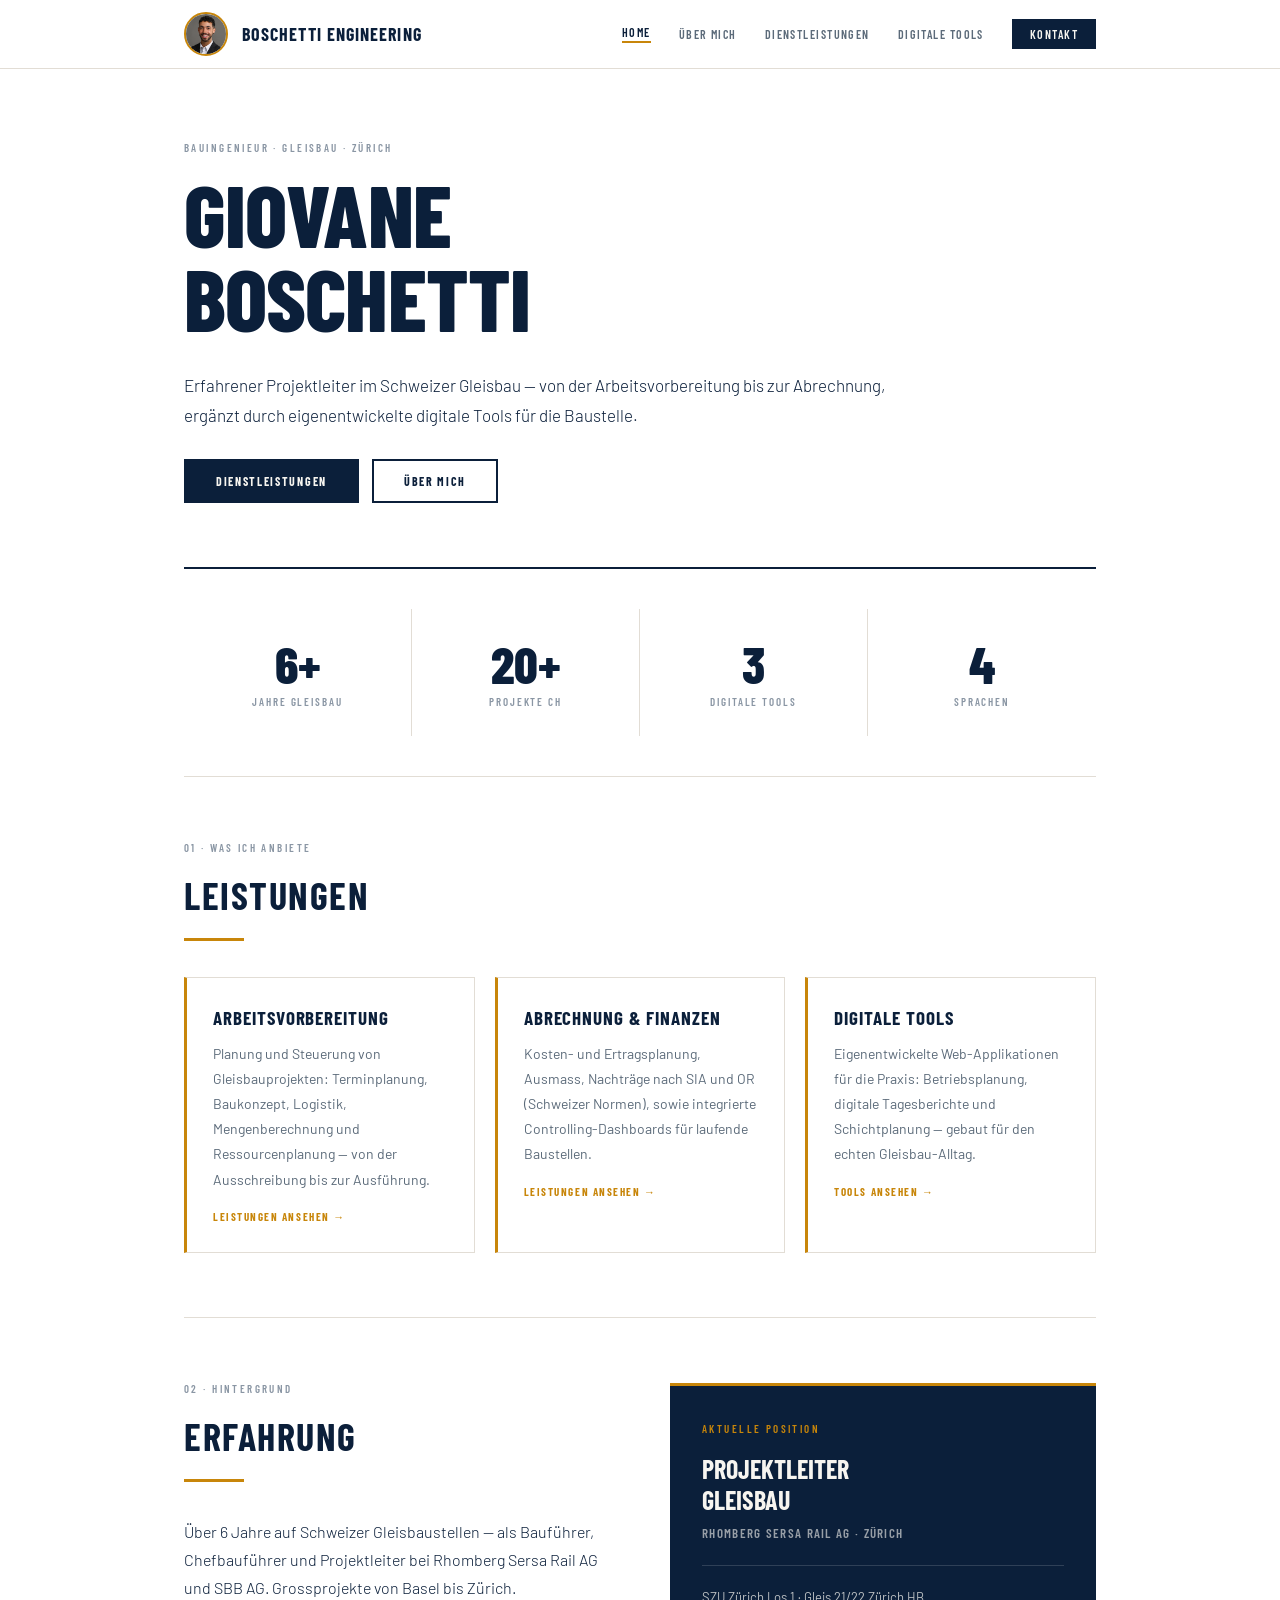
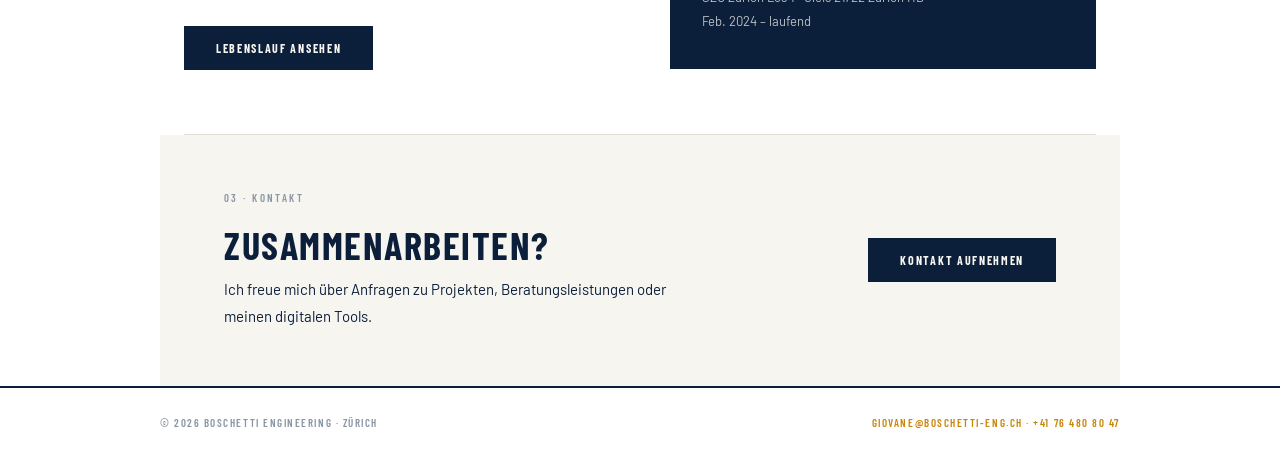
<file: index.html>
<!DOCTYPE html>
<html lang="de">
<head>
  <meta charset="UTF-8">
  <meta name="viewport" content="width=device-width, initial-scale=1.0">
  <title>Boschetti Engineering · Bauingenieur Gleisbau Zürich</title>
  <meta name="description" content="Erfahrener Projektleiter im Schweizer Gleisbau — Arbeitsvorbereitung, Abrechnung und digitale Tools für die Baustelle.">
  <link rel="preconnect" href="https://fonts.googleapis.com">
  <link rel="preconnect" href="https://fonts.gstatic.com" crossorigin>
  <link rel="stylesheet" href="/assets/css/style.css">
</head>
<body>

<header class="site-header">
  <div class="site-header-inner">
    <a href="/" class="site-branding">
      <img src="/assets/img/profil.jpg" alt="Giovane Boschetti">
      <span class="site-title">Boschetti Engineering</span>
    </a>
    <nav class="site-nav">
      <a href="/" class="active">Home</a>
      <a href="/ueber-mich/">Über mich</a>
      <a href="/dienstleistungen/">Dienstleistungen</a>
      <a href="/digitale-tools/">Digitale Tools</a>
      <a href="/kontakt/" class="nav-cta">Kontakt</a>
    </nav>
  </div>
</header>

<main>
<div class="be-wrap">

  <div class="be-hero">
    <span class="be-label">Bauingenieur · Gleisbau · Zürich</span>
    <h1 class="be-h1">Giovane<br>Boschetti</h1>
    <p class="be-lead">Erfahrener Projektleiter im Schweizer Gleisbau — von der Arbeitsvorbereitung bis zur Abrechnung, ergänzt durch eigenentwickelte digitale Tools für die Baustelle.</p>
    <a href="/dienstleistungen/" class="be-cta">Dienstleistungen</a>
    <a href="/ueber-mich/" class="be-cta be-cta-ghost">Über mich</a>
  </div>

  <div class="be-section" style="padding:40px 0">
    <div class="be-stats">
      <div class="be-stat">
        <p class="be-stat-num">6+</p>
        <p class="be-stat-label">Jahre Gleisbau</p>
      </div>
      <div class="be-stat">
        <p class="be-stat-num">20+</p>
        <p class="be-stat-label">Projekte CH</p>
      </div>
      <div class="be-stat">
        <p class="be-stat-num">3</p>
        <p class="be-stat-label">Digitale Tools</p>
      </div>
      <div class="be-stat">
        <p class="be-stat-num">4</p>
        <p class="be-stat-label">Sprachen</p>
      </div>
    </div>
  </div>

  <div class="be-section">
    <span class="be-label">01 · Was ich anbiete</span>
    <h2 class="be-h2">Leistungen</h2>
    <div class="be-divider"></div>
    <div class="be-grid-3">
      <div class="be-card">
        <h3 class="be-h3">Arbeitsvorbereitung</h3>
        <p class="be-body">Planung und Steuerung von Gleisbauprojekten: Terminplanung, Baukonzept, Logistik, Mengenberechnung und Ressourcenplanung — von der Ausschreibung bis zur Ausführung.</p>
        <a href="/dienstleistungen/" class="be-card-link">Leistungen ansehen →</a>
      </div>
      <div class="be-card">
        <h3 class="be-h3">Abrechnung &amp; Finanzen</h3>
        <p class="be-body">Kosten- und Ertragsplanung, Ausmass, Nachträge nach SIA und OR (Schweizer Normen), sowie integrierte Controlling-Dashboards für laufende Baustellen.</p>
        <a href="/dienstleistungen/" class="be-card-link">Leistungen ansehen →</a>
      </div>
      <div class="be-card">
        <h3 class="be-h3">Digitale Tools</h3>
        <p class="be-body">Eigenentwickelte Web-Applikationen für die Praxis: Betriebsplanung, digitale Tagesberichte und Schichtplanung — gebaut für den echten Gleisbau-Alltag.</p>
        <a href="/digitale-tools/" class="be-card-link">Tools ansehen →</a>
      </div>
    </div>
  </div>

  <div class="be-section be-two-col" style="align-items:center;gap:60px">
    <div>
      <span class="be-label">02 · Hintergrund</span>
      <h2 class="be-h2">Erfahrung</h2>
      <div class="be-divider"></div>
      <p class="be-lead" style="font-size:16px">Über 6 Jahre auf Schweizer Gleisbaustellen — als Bauführer, Chefbauführer und Projektleiter bei Rhomberg Sersa Rail AG und SBB AG. Grossprojekte von Basel bis Zürich.</p>
      <a href="/ueber-mich/" class="be-cta" style="margin-top:24px">Lebenslauf ansehen</a>
    </div>
    <div class="be-card-dark">
      <span class="be-label" style="color:#C8860A">Aktuelle Position</span>
      <p style="font-family:'Barlow Condensed',sans-serif;font-size:26px;font-weight:700;text-transform:uppercase;color:#F7F5F0;line-height:1.2;margin:0 0 10px">Projektleiter<br>Gleisbau</p>
      <p style="font-family:'Barlow Condensed',sans-serif;font-size:13px;font-weight:600;letter-spacing:.1em;text-transform:uppercase;color:rgba(247,245,240,.6);margin:0 0 24px">Rhomberg Sersa Rail AG · Zürich</p>
      <div style="border-top:1px solid rgba(255,255,255,.15);padding-top:20px">
        <p style="font-size:13px;line-height:1.8;color:rgba(247,245,240,.75)">SZU Zürich Los 1 · Gleis 21/22 Zürich HB<br>Feb. 2024 – laufend</p>
      </div>
    </div>
  </div>

  <div class="be-section" style="background:#F7F5F0;margin:0 -24px;padding:56px 64px;border-bottom:0;display:flex;align-items:center;justify-content:space-between;flex-wrap:wrap;gap:24px">
    <div>
      <span class="be-label">03 · Kontakt</span>
      <h2 class="be-h2">Zusammenarbeiten?</h2>
      <p class="be-body" style="margin-top:8px;font-size:15px;color:#0B1F3A;max-width:480px">Ich freue mich über Anfragen zu Projekten, Beratungsleistungen oder meinen digitalen Tools.</p>
    </div>
    <a href="/kontakt/" class="be-cta" style="margin-top:0">Kontakt aufnehmen</a>
  </div>

</div>
</main>

<footer class="site-footer">
  <div class="site-footer-inner">
    <p>© 2026 Boschetti Engineering · Zürich</p>
    <p><a href="mailto:giovane@boschetti-eng.ch">giovane@boschetti-eng.ch</a> · <a href="tel:+41764808047">+41 76 480 80 47</a></p>
  </div>
</footer>

</body>
</html>
</file>
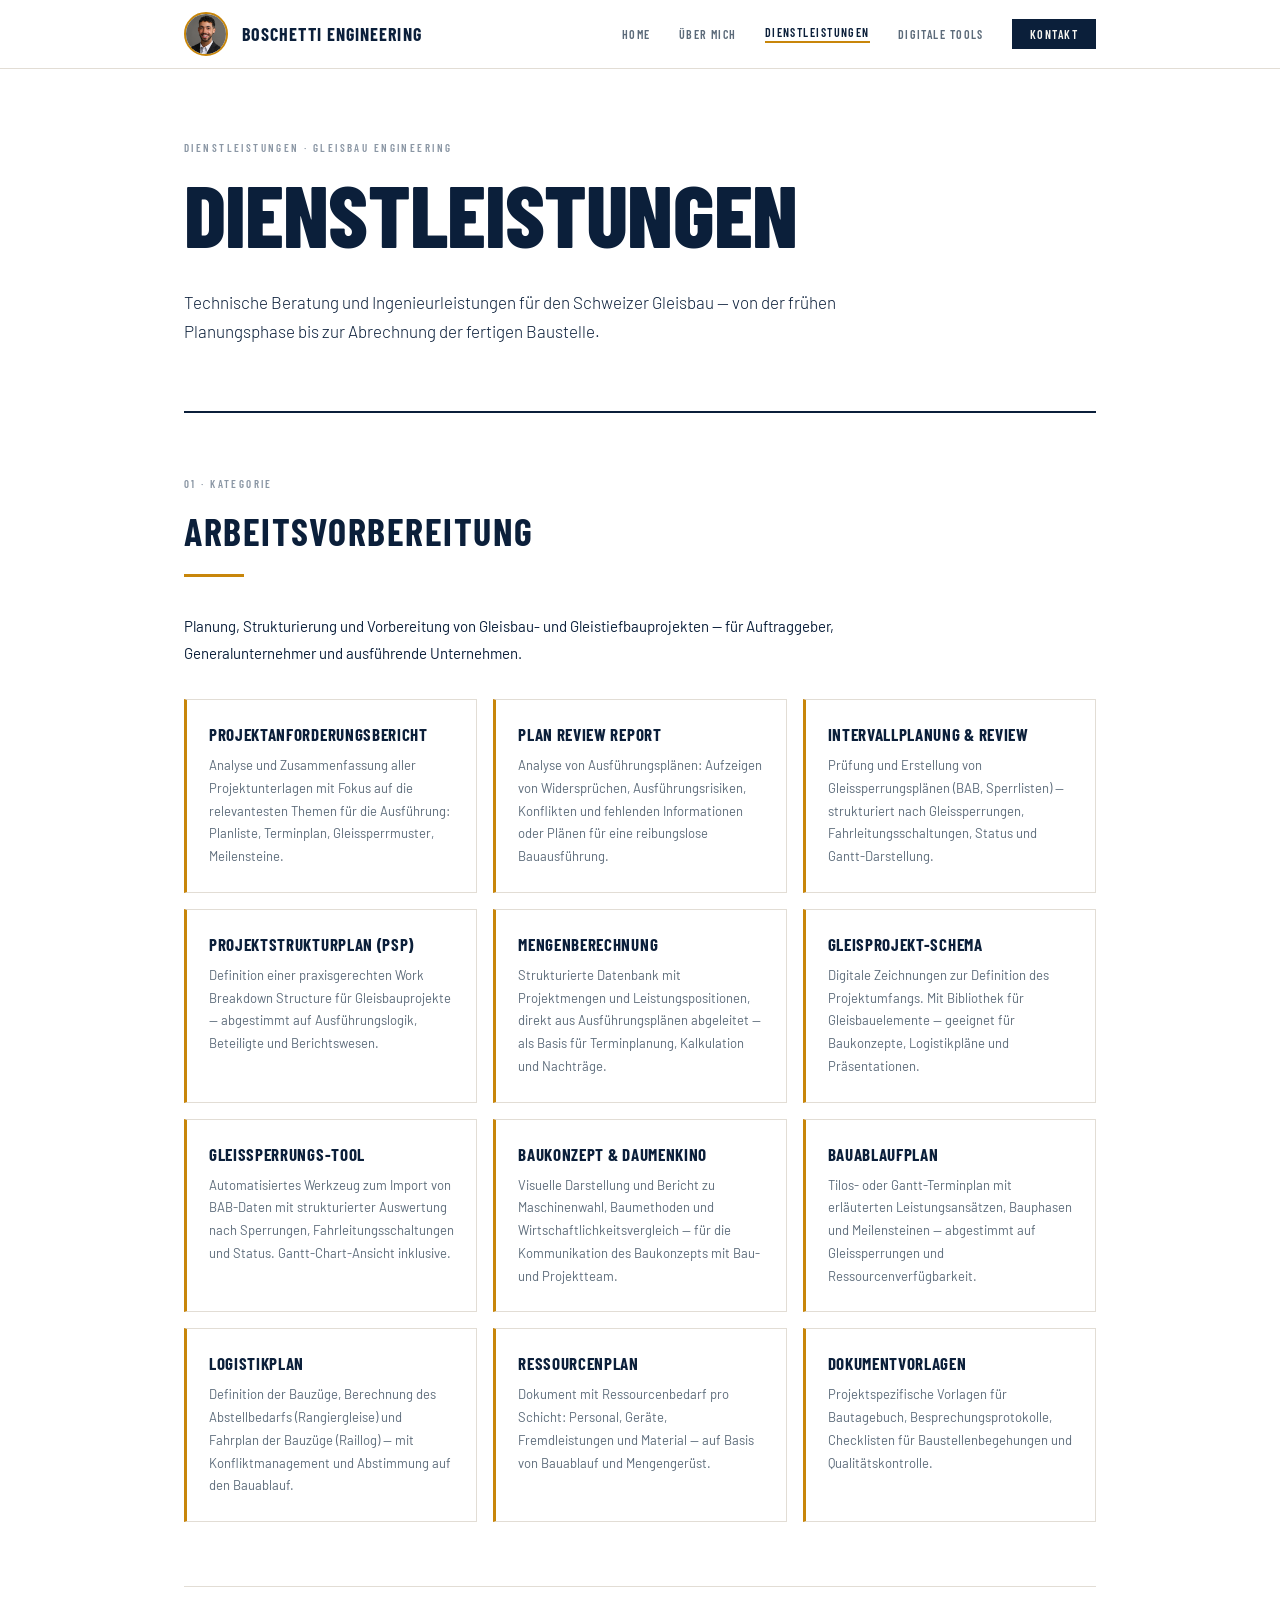
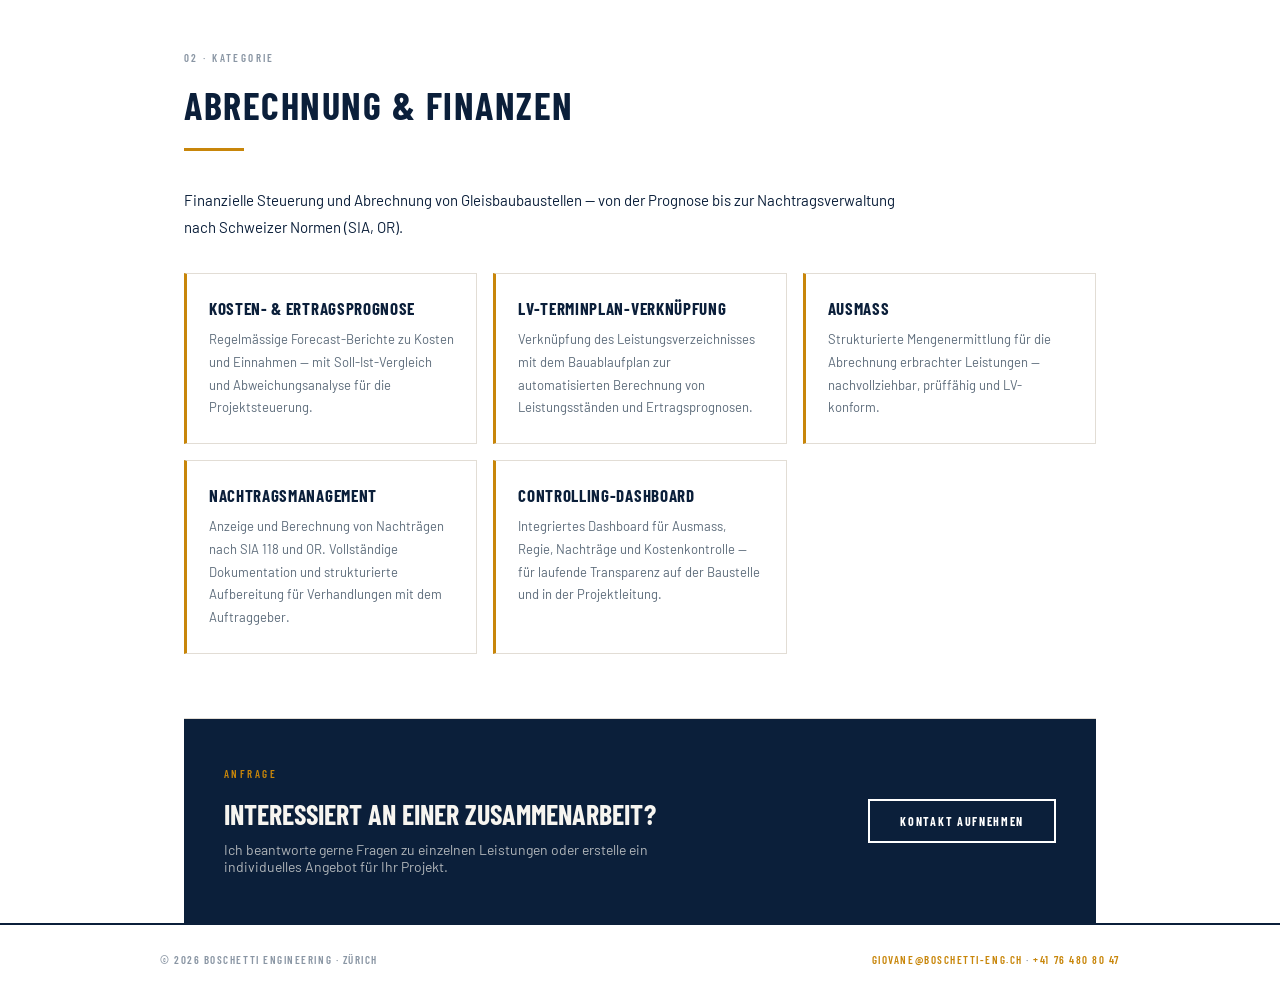
<file: dienstleistungen/index.html>
<!DOCTYPE html>
<html lang="de">
<head>
  <meta charset="UTF-8">
  <meta name="viewport" content="width=device-width, initial-scale=1.0">
  <title>Dienstleistungen · Boschetti Engineering</title>
  <meta name="description" content="Technische Beratung und Ingenieurleistungen für den Schweizer Gleisbau — Arbeitsvorbereitung, Abrechnung, Logistik und mehr.">
  <link rel="preconnect" href="https://fonts.googleapis.com">
  <link rel="preconnect" href="https://fonts.gstatic.com" crossorigin>
  <link rel="stylesheet" href="/assets/css/style.css">
</head>
<body>

<header class="site-header">
  <div class="site-header-inner">
    <a href="/" class="site-branding">
      <img src="/assets/img/profil.jpg" alt="Giovane Boschetti">
      <span class="site-title">Boschetti Engineering</span>
    </a>
    <nav class="site-nav">
      <a href="/">Home</a>
      <a href="/ueber-mich/">Über mich</a>
      <a href="/dienstleistungen/" class="active">Dienstleistungen</a>
      <a href="/digitale-tools/">Digitale Tools</a>
      <a href="/kontakt/" class="nav-cta">Kontakt</a>
    </nav>
  </div>
</header>

<main>
<div class="be-wrap">

  <div class="be-hero">
    <span class="be-label">Dienstleistungen · Gleisbau Engineering</span>
    <h1 class="be-h1">Dienstleistungen</h1>
    <p class="be-lead">Technische Beratung und Ingenieurleistungen für den Schweizer Gleisbau — von der frühen Planungsphase bis zur Abrechnung der fertigen Baustelle.</p>
  </div>

  <div class="be-section">
    <span class="be-label">01 · Kategorie</span>
    <h2 class="be-h2">Arbeitsvorbereitung</h2>
    <div class="be-divider"></div>
    <p class="be-body" style="margin-bottom:32px;font-size:15px;color:#0B1F3A;max-width:720px">Planung, Strukturierung und Vorbereitung von Gleisbau- und Gleistiefbauprojekten — für Auftraggeber, Generalunternehmer und ausführende Unternehmen.</p>

    <div class="be-service-grid">
      <div class="be-svc">
        <p class="be-svc-title">Projektanforderungsbericht</p>
        <p class="be-svc-desc">Analyse und Zusammenfassung aller Projektunterlagen mit Fokus auf die relevantesten Themen für die Ausführung: Planliste, Terminplan, Gleissperrmuster, Meilensteine.</p>
      </div>
      <div class="be-svc">
        <p class="be-svc-title">Plan Review Report</p>
        <p class="be-svc-desc">Analyse von Ausführungsplänen: Aufzeigen von Widersprüchen, Ausführungsrisiken, Konflikten und fehlenden Informationen oder Plänen für eine reibungslose Bauausführung.</p>
      </div>
      <div class="be-svc">
        <p class="be-svc-title">Intervallplanung &amp; Review</p>
        <p class="be-svc-desc">Prüfung und Erstellung von Gleissperrungsplänen (BAB, Sperrlisten) — strukturiert nach Gleissperrungen, Fahrleitungsschaltungen, Status und Gantt-Darstellung.</p>
      </div>
      <div class="be-svc">
        <p class="be-svc-title">Projektstrukturplan (PSP)</p>
        <p class="be-svc-desc">Definition einer praxisgerechten Work Breakdown Structure für Gleisbauprojekte — abgestimmt auf Ausführungslogik, Beteiligte und Berichtswesen.</p>
      </div>
      <div class="be-svc">
        <p class="be-svc-title">Mengenberechnung</p>
        <p class="be-svc-desc">Strukturierte Datenbank mit Projektmengen und Leistungspositionen, direkt aus Ausführungsplänen abgeleitet — als Basis für Terminplanung, Kalkulation und Nachträge.</p>
      </div>
      <div class="be-svc">
        <p class="be-svc-title">Gleisprojekt-Schema</p>
        <p class="be-svc-desc">Digitale Zeichnungen zur Definition des Projektumfangs. Mit Bibliothek für Gleisbauelemente — geeignet für Baukonzepte, Logistikpläne und Präsentationen.</p>
      </div>
      <div class="be-svc">
        <p class="be-svc-title">Gleissperrungs-Tool</p>
        <p class="be-svc-desc">Automatisiertes Werkzeug zum Import von BAB-Daten mit strukturierter Auswertung nach Sperrungen, Fahrleitungsschaltungen und Status. Gantt-Chart-Ansicht inklusive.</p>
      </div>
      <div class="be-svc">
        <p class="be-svc-title">Baukonzept &amp; Daumenkino</p>
        <p class="be-svc-desc">Visuelle Darstellung und Bericht zu Maschinenwahl, Baumethoden und Wirtschaftlichkeitsvergleich — für die Kommunikation des Baukonzepts mit Bau- und Projektteam.</p>
      </div>
      <div class="be-svc">
        <p class="be-svc-title">Bauablaufplan</p>
        <p class="be-svc-desc">Tilos- oder Gantt-Terminplan mit erläuterten Leistungsansätzen, Bauphasen und Meilensteinen — abgestimmt auf Gleissperrungen und Ressourcenverfügbarkeit.</p>
      </div>
      <div class="be-svc">
        <p class="be-svc-title">Logistikplan</p>
        <p class="be-svc-desc">Definition der Bauzüge, Berechnung des Abstellbedarfs (Rangiergleise) und Fahrplan der Bauzüge (Raillog) — mit Konfliktmanagement und Abstimmung auf den Bauablauf.</p>
      </div>
      <div class="be-svc">
        <p class="be-svc-title">Ressourcenplan</p>
        <p class="be-svc-desc">Dokument mit Ressourcenbedarf pro Schicht: Personal, Geräte, Fremdleistungen und Material — auf Basis von Bauablauf und Mengengerüst.</p>
      </div>
      <div class="be-svc">
        <p class="be-svc-title">Dokumentvorlagen</p>
        <p class="be-svc-desc">Projektspezifische Vorlagen für Bautagebuch, Besprechungsprotokolle, Checklisten für Baustellenbegehungen und Qualitätskontrolle.</p>
      </div>
    </div>
  </div>

  <div class="be-section">
    <span class="be-label">02 · Kategorie</span>
    <h2 class="be-h2">Abrechnung &amp; Finanzen</h2>
    <div class="be-divider"></div>
    <p class="be-body" style="margin-bottom:32px;font-size:15px;color:#0B1F3A;max-width:720px">Finanzielle Steuerung und Abrechnung von Gleisbaubaustellen — von der Prognose bis zur Nachtragsverwaltung nach Schweizer Normen (SIA, OR).</p>

    <div class="be-service-grid">
      <div class="be-svc">
        <p class="be-svc-title">Kosten- &amp; Ertragsprognose</p>
        <p class="be-svc-desc">Regelmässige Forecast-Berichte zu Kosten und Einnahmen — mit Soll-Ist-Vergleich und Abweichungsanalyse für die Projektsteuerung.</p>
      </div>
      <div class="be-svc">
        <p class="be-svc-title">LV-Terminplan-Verknüpfung</p>
        <p class="be-svc-desc">Verknüpfung des Leistungsverzeichnisses mit dem Bauablaufplan zur automatisierten Berechnung von Leistungsständen und Ertragsprognosen.</p>
      </div>
      <div class="be-svc">
        <p class="be-svc-title">Ausmass</p>
        <p class="be-svc-desc">Strukturierte Mengenermittlung für die Abrechnung erbrachter Leistungen — nachvollziehbar, prüffähig und LV-konform.</p>
      </div>
      <div class="be-svc">
        <p class="be-svc-title">Nachtragsmanagement</p>
        <p class="be-svc-desc">Anzeige und Berechnung von Nachträgen nach SIA 118 und OR. Vollständige Dokumentation und strukturierte Aufbereitung für Verhandlungen mit dem Auftraggeber.</p>
      </div>
      <div class="be-svc">
        <p class="be-svc-title">Controlling-Dashboard</p>
        <p class="be-svc-desc">Integriertes Dashboard für Ausmass, Regie, Nachträge und Kostenkontrolle — für laufende Transparenz auf der Baustelle und in der Projektleitung.</p>
      </div>
    </div>
  </div>

  <div class="be-banner">
    <div>
      <span class="be-label" style="color:#C8860A">Anfrage</span>
      <p style="font-family:'Barlow Condensed',sans-serif;font-size:28px;font-weight:700;text-transform:uppercase;color:#F7F5F0;margin:0;line-height:1.2">Interessiert an einer Zusammenarbeit?</p>
      <p style="font-size:14px;color:rgba(247,245,240,.7);margin:10px 0 0;max-width:500px">Ich beantworte gerne Fragen zu einzelnen Leistungen oder erstelle ein individuelles Angebot für Ihr Projekt.</p>
    </div>
    <a href="/kontakt/" style="display:inline-block;padding:13px 30px;background:transparent;border:2px solid #fff;color:#fff;font-family:'Barlow Condensed',sans-serif;font-size:12px;font-weight:700;letter-spacing:.14em;text-transform:uppercase;text-decoration:none;flex-shrink:0">Kontakt aufnehmen</a>
  </div>

</div>
</main>

<footer class="site-footer">
  <div class="site-footer-inner">
    <p>© 2026 Boschetti Engineering · Zürich</p>
    <p><a href="mailto:giovane@boschetti-eng.ch">giovane@boschetti-eng.ch</a> · <a href="tel:+41764808047">+41 76 480 80 47</a></p>
  </div>
</footer>

</body>
</html>
</file>
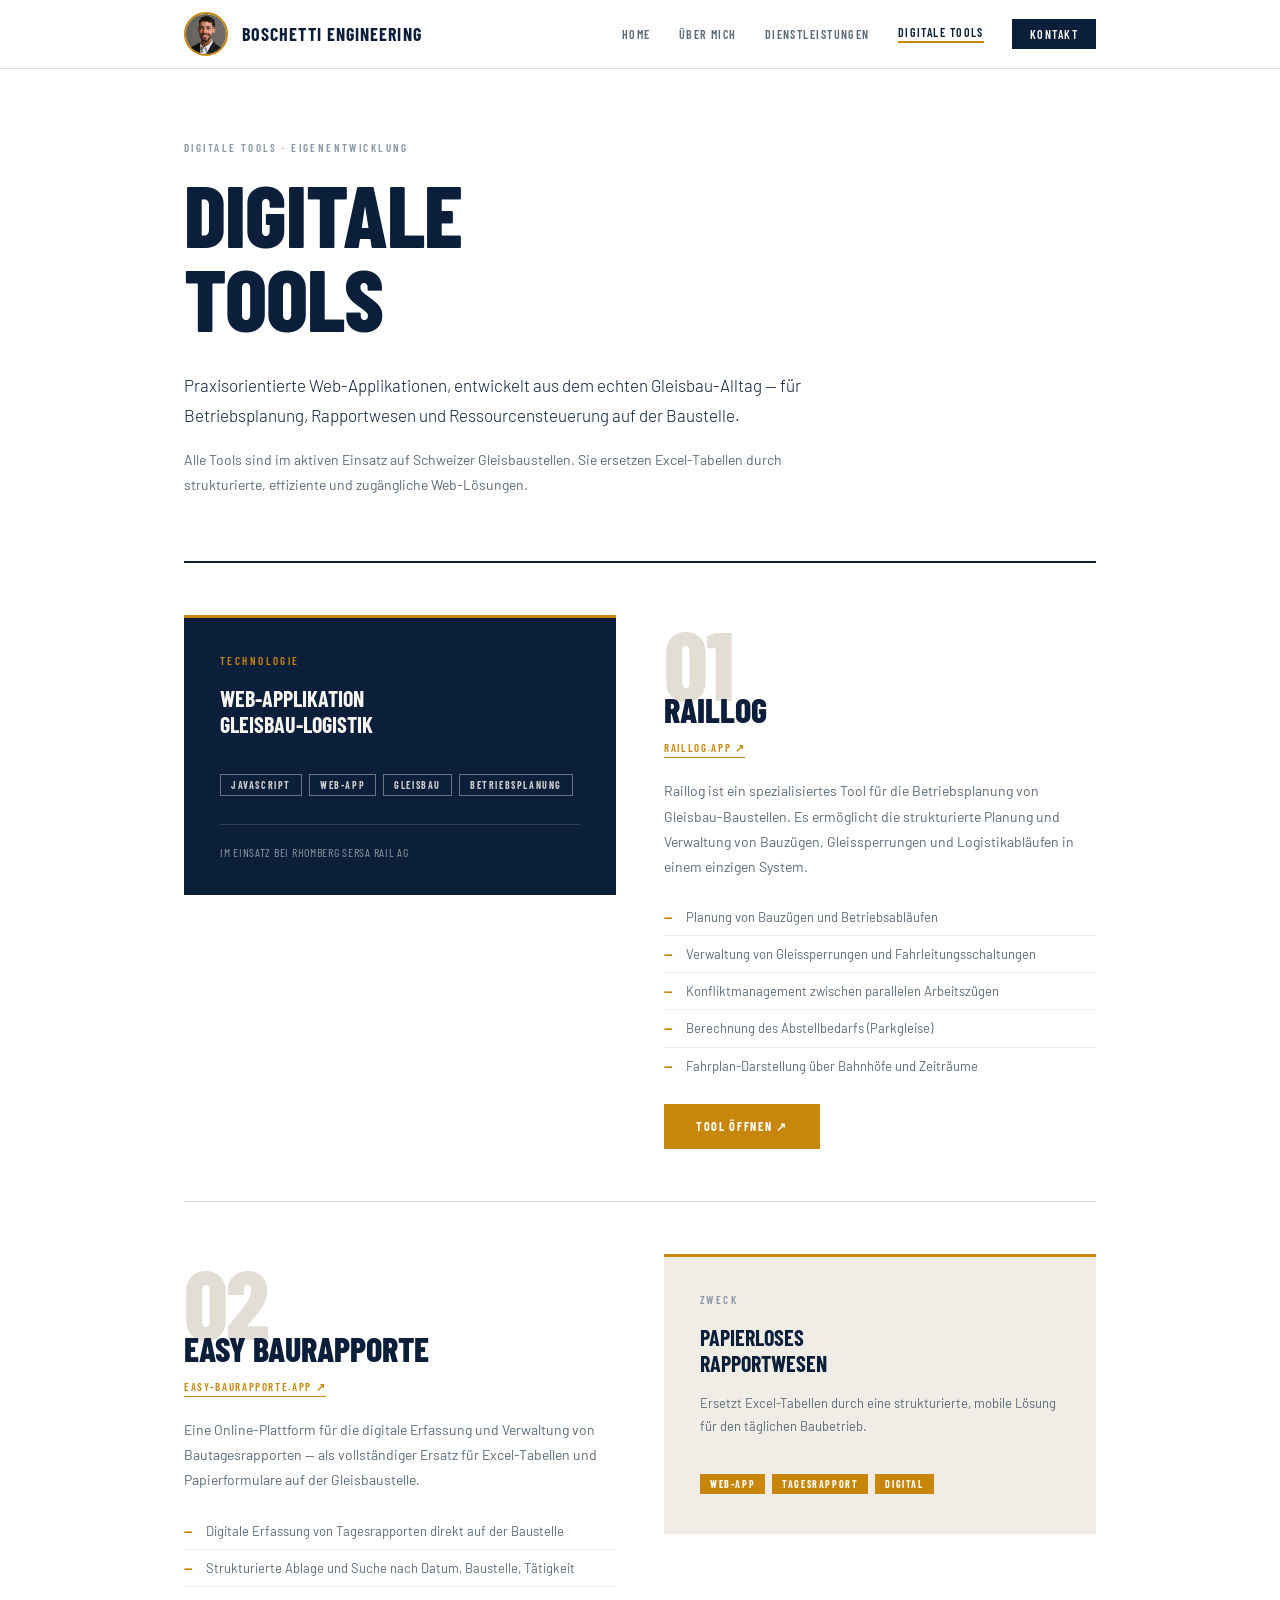
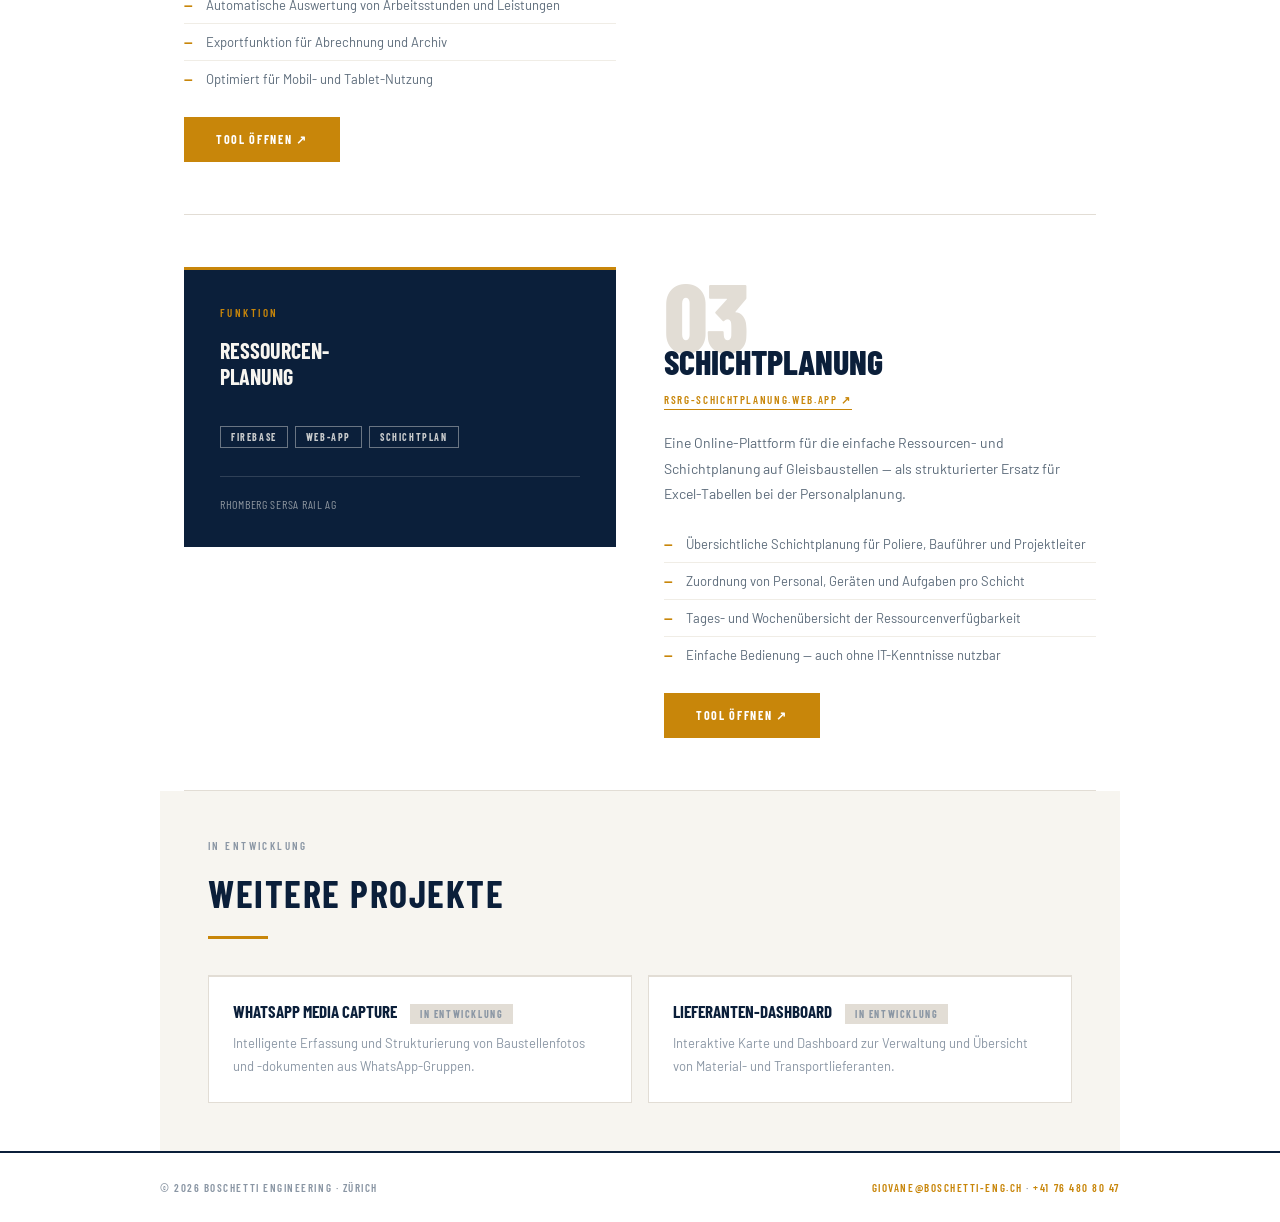
<file: digitale-tools/index.html>
<!DOCTYPE html>
<html lang="de">
<head>
  <meta charset="UTF-8">
  <meta name="viewport" content="width=device-width, initial-scale=1.0">
  <title>Digitale Tools · Boschetti Engineering</title>
  <meta name="description" content="Praxisorientierte Web-Applikationen für den Gleisbau: Raillog, Digitale Tagesberichte und Schichtplanung.">
  <link rel="preconnect" href="https://fonts.googleapis.com">
  <link rel="preconnect" href="https://fonts.gstatic.com" crossorigin>
  <link rel="stylesheet" href="/assets/css/style.css">
</head>
<body>

<header class="site-header">
  <div class="site-header-inner">
    <a href="/" class="site-branding">
      <img src="/assets/img/profil.jpg" alt="Giovane Boschetti">
      <span class="site-title">Boschetti Engineering</span>
    </a>
    <nav class="site-nav">
      <a href="/">Home</a>
      <a href="/ueber-mich/">Über mich</a>
      <a href="/dienstleistungen/">Dienstleistungen</a>
      <a href="/digitale-tools/" class="active">Digitale Tools</a>
      <a href="/kontakt/" class="nav-cta">Kontakt</a>
    </nav>
  </div>
</header>

<main>
<div class="be-wrap">

  <div class="be-hero">
    <span class="be-label">Digitale Tools · Eigenentwicklung</span>
    <h1 class="be-h1">Digitale<br>Tools</h1>
    <p class="be-lead">Praxisorientierte Web-Applikationen, entwickelt aus dem echten Gleisbau-Alltag — für Betriebsplanung, Rapportwesen und Ressourcensteuerung auf der Baustelle.</p>
    <p class="be-body" style="margin-top:16px;max-width:680px">Alle Tools sind im aktiven Einsatz auf Schweizer Gleisbaustellen. Sie ersetzen Excel-Tabellen durch strukturierte, effiziente und zugängliche Web-Lösungen.</p>
  </div>

  <div class="be-tool">
    <div>
      <p class="be-tool-num">01</p>
      <h2 class="be-tool-title">Raillog</h2>
      <a href="https://raillog.app" target="_blank" rel="noopener" class="be-tool-url">raillog.app ↗</a>
      <p class="be-tool-body">Raillog ist ein spezialisiertes Tool für die Betriebsplanung von Gleisbau-Baustellen. Es ermöglicht die strukturierte Planung und Verwaltung von Bauzügen, Gleissperrungen und Logistikabläufen in einem einzigen System.</p>
      <ul class="be-feature-list">
        <li>Planung von Bauzügen und Betriebsabläufen</li>
        <li>Verwaltung von Gleissperrungen und Fahrleitungsschaltungen</li>
        <li>Konfliktmanagement zwischen parallelen Arbeitszügen</li>
        <li>Berechnung des Abstellbedarfs (Parkgleise)</li>
        <li>Fahrplan-Darstellung über Bahnhöfe und Zeiträume</li>
      </ul>
      <a href="https://raillog.app" target="_blank" rel="noopener" class="be-cta be-cta-amber">Tool öffnen ↗</a>
    </div>
    <div class="be-tool-visual-dark">
      <div>
        <span class="be-label" style="color:#C8860A">Technologie</span>
        <p style="font-family:'Barlow Condensed',sans-serif;font-size:22px;font-weight:700;text-transform:uppercase;color:#F7F5F0;margin:0 0 20px;line-height:1.2">Web-Applikation<br>Gleisbau-Logistik</p>
      </div>
      <div>
        <div class="be-tag be-tag-outline">JavaScript</div>
        <div class="be-tag be-tag-outline">Web-App</div>
        <div class="be-tag be-tag-outline">Gleisbau</div>
        <div class="be-tag be-tag-outline">Betriebsplanung</div>
        <div style="margin-top:24px;border-top:1px solid rgba(255,255,255,.15);padding-top:20px">
          <p style="font-size:12px;color:rgba(247,245,240,.55);font-family:'Barlow Condensed',sans-serif;letter-spacing:.06em;text-transform:uppercase">Im Einsatz bei Rhomberg Sersa Rail AG</p>
        </div>
      </div>
    </div>
  </div>

  <div class="be-tool">
    <div>
      <p class="be-tool-num">02</p>
      <h2 class="be-tool-title">Easy Baurapporte</h2>
      <a href="https://easy-baurapporte.app/" target="_blank" rel="noopener" class="be-tool-url">easy-baurapporte.app ↗</a>
      <p class="be-tool-body">Eine Online-Plattform für die digitale Erfassung und Verwaltung von Bautagesrapporten — als vollständiger Ersatz für Excel-Tabellen und Papierformulare auf der Gleisbaustelle.</p>
      <ul class="be-feature-list">
        <li>Digitale Erfassung von Tagesrapporten direkt auf der Baustelle</li>
        <li>Strukturierte Ablage und Suche nach Datum, Baustelle, Tätigkeit</li>
        <li>Automatische Auswertung von Arbeitsstunden und Leistungen</li>
        <li>Exportfunktion für Abrechnung und Archiv</li>
        <li>Optimiert für Mobil- und Tablet-Nutzung</li>
      </ul>
      <a href="https://easy-baurapporte.app/" target="_blank" rel="noopener" class="be-cta be-cta-amber">Tool öffnen ↗</a>
    </div>
    <div class="be-tool-visual">
      <div>
        <span class="be-label">Zweck</span>
        <p style="font-family:'Barlow Condensed',sans-serif;font-size:22px;font-weight:700;text-transform:uppercase;color:#0B1F3A;margin:0 0 16px;line-height:1.2">Papierloses<br>Rapportwesen</p>
        <p style="font-size:13px;line-height:1.7;color:#5C6B7A;margin:0">Ersetzt Excel-Tabellen durch eine strukturierte, mobile Lösung für den täglichen Baubetrieb.</p>
      </div>
      <div>
        <div class="be-tag">Web-App</div>
        <div class="be-tag">Tagesrapport</div>
        <div class="be-tag">Digital</div>
      </div>
    </div>
  </div>

  <div class="be-tool">
    <div>
      <p class="be-tool-num">03</p>
      <h2 class="be-tool-title">Schichtplanung</h2>
      <a href="https://rsrg-schichtplanung.web.app/" target="_blank" rel="noopener" class="be-tool-url">rsrg-schichtplanung.web.app ↗</a>
      <p class="be-tool-body">Eine Online-Plattform für die einfache Ressourcen- und Schichtplanung auf Gleisbaustellen — als strukturierter Ersatz für Excel-Tabellen bei der Personalplanung.</p>
      <ul class="be-feature-list">
        <li>Übersichtliche Schichtplanung für Poliere, Bauführer und Projektleiter</li>
        <li>Zuordnung von Personal, Geräten und Aufgaben pro Schicht</li>
        <li>Tages- und Wochenübersicht der Ressourcenverfügbarkeit</li>
        <li>Einfache Bedienung — auch ohne IT-Kenntnisse nutzbar</li>
      </ul>
      <a href="https://rsrg-schichtplanung.web.app/" target="_blank" rel="noopener" class="be-cta be-cta-amber">Tool öffnen ↗</a>
    </div>
    <div class="be-tool-visual-dark">
      <div>
        <span class="be-label" style="color:#C8860A">Funktion</span>
        <p style="font-family:'Barlow Condensed',sans-serif;font-size:22px;font-weight:700;text-transform:uppercase;color:#F7F5F0;margin:0 0 20px;line-height:1.2">Ressourcen-<br>planung</p>
      </div>
      <div>
        <div class="be-tag be-tag-outline">Firebase</div>
        <div class="be-tag be-tag-outline">Web-App</div>
        <div class="be-tag be-tag-outline">Schichtplan</div>
        <div style="margin-top:24px;border-top:1px solid rgba(255,255,255,.15);padding-top:20px">
          <p style="font-size:12px;color:rgba(247,245,240,.55);font-family:'Barlow Condensed',sans-serif;letter-spacing:.06em;text-transform:uppercase">Rhomberg Sersa Rail AG</p>
        </div>
      </div>
    </div>
  </div>

  <div class="be-section" style="background:#F7F5F0;margin:0 -24px;padding:48px 48px">
    <span class="be-label">In Entwicklung</span>
    <h2 class="be-h2">Weitere Projekte</h2>
    <div class="be-divider"></div>
    <div style="display:grid;grid-template-columns:repeat(auto-fit,minmax(240px,1fr));gap:16px">
      <div style="background:#fff;border:1px solid #E2DDD5;border-top:2px solid #E2DDD5;padding:24px">
        <p style="font-family:'Barlow Condensed',sans-serif;font-size:17px;font-weight:700;text-transform:uppercase;color:#0B1F3A;margin:0 0 8px">WhatsApp Media Capture <span class="be-soon">In Entwicklung</span></p>
        <p style="font-size:13px;line-height:1.75;color:#8A96A4;margin:0">Intelligente Erfassung und Strukturierung von Baustellenfotos und -dokumenten aus WhatsApp-Gruppen.</p>
      </div>
      <div style="background:#fff;border:1px solid #E2DDD5;border-top:2px solid #E2DDD5;padding:24px">
        <p style="font-family:'Barlow Condensed',sans-serif;font-size:17px;font-weight:700;text-transform:uppercase;color:#0B1F3A;margin:0 0 8px">Lieferanten-Dashboard <span class="be-soon">In Entwicklung</span></p>
        <p style="font-size:13px;line-height:1.75;color:#8A96A4;margin:0">Interaktive Karte und Dashboard zur Verwaltung und Übersicht von Material- und Transportlieferanten.</p>
      </div>
    </div>
  </div>

</div>
</main>

<footer class="site-footer">
  <div class="site-footer-inner">
    <p>© 2026 Boschetti Engineering · Zürich</p>
    <p><a href="mailto:giovane@boschetti-eng.ch">giovane@boschetti-eng.ch</a> · <a href="tel:+41764808047">+41 76 480 80 47</a></p>
  </div>
</footer>

</body>
</html>
</file>
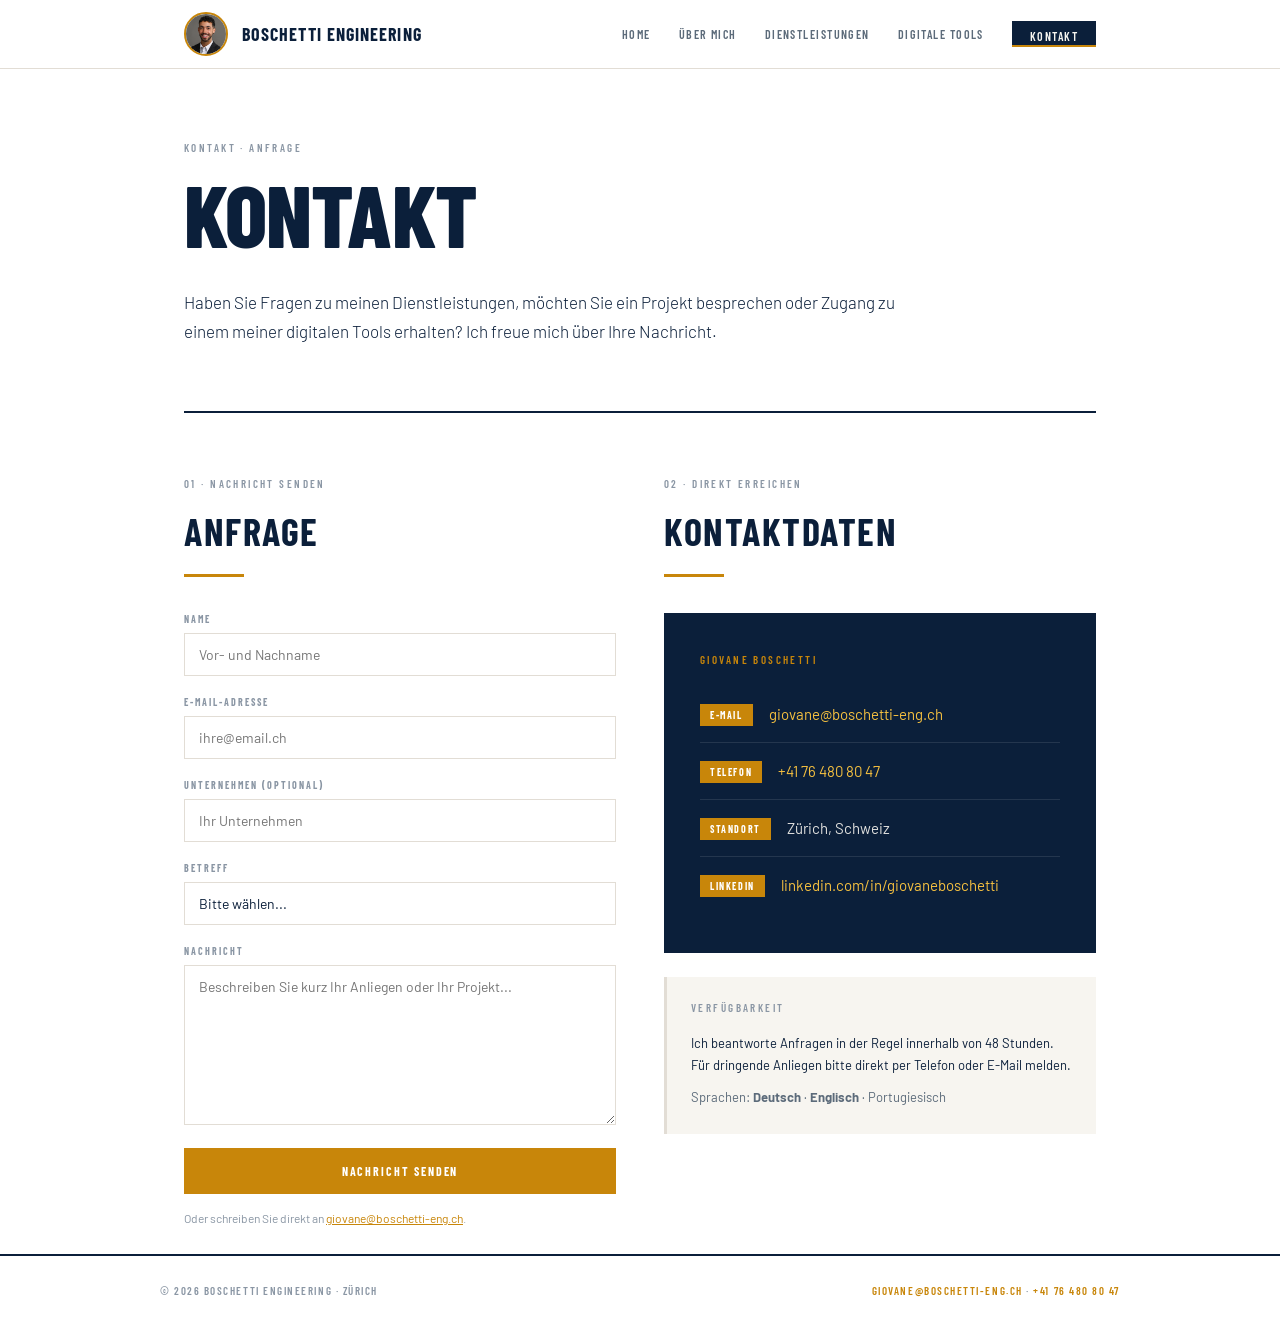
<file: kontakt/index.html>
<!DOCTYPE html>
<html lang="de">
<head>
  <meta charset="UTF-8">
  <meta name="viewport" content="width=device-width, initial-scale=1.0">
  <title>Kontakt · Boschetti Engineering</title>
  <meta name="description" content="Kontaktieren Sie Giovane Boschetti für Anfragen zu Gleisbau-Dienstleistungen oder digitalen Tools.">
  <link rel="preconnect" href="https://fonts.googleapis.com">
  <link rel="preconnect" href="https://fonts.gstatic.com" crossorigin>
  <link rel="stylesheet" href="/assets/css/style.css">
</head>
<body>

<header class="site-header">
  <div class="site-header-inner">
    <a href="/" class="site-branding">
      <img src="/assets/img/profil.jpg" alt="Giovane Boschetti">
      <span class="site-title">Boschetti Engineering</span>
    </a>
    <nav class="site-nav">
      <a href="/">Home</a>
      <a href="/ueber-mich/">Über mich</a>
      <a href="/dienstleistungen/">Dienstleistungen</a>
      <a href="/digitale-tools/">Digitale Tools</a>
      <a href="/kontakt/" class="nav-cta active">Kontakt</a>
    </nav>
  </div>
</header>

<main>
<div class="be-wrap">

  <div class="be-hero">
    <span class="be-label">Kontakt · Anfrage</span>
    <h1 class="be-h1">Kontakt</h1>
    <p class="be-lead">Haben Sie Fragen zu meinen Dienstleistungen, möchten Sie ein Projekt besprechen oder Zugang zu einem meiner digitalen Tools erhalten? Ich freue mich über Ihre Nachricht.</p>
  </div>

  <div class="be-section">
    <div class="be-two-col">

      <div>
        <span class="be-label">01 · Nachricht senden</span>
        <h2 class="be-h2">Anfrage</h2>
        <div class="be-divider"></div>

        <div id="form-success">
          <p>Nachricht gesendet!</p>
          <p style="font-size:14px;color:#5C6B7A;margin:0">Danke für Ihre Anfrage. Ich melde mich innerhalb von 48 Stunden bei Ihnen.</p>
        </div>
        <div id="form-error">Fehler beim Senden. Bitte versuchen Sie es erneut.</div>

        <form id="contact-form">
          <input type="hidden" name="access_key" value="4aa45ea8-7a9c-4fac-8dd8-7057f3da4de3">
          <div class="be-field">
            <label for="name">Name</label>
            <input type="text" id="name" name="name" placeholder="Vor- und Nachname" required>
          </div>
          <div class="be-field">
            <label for="email">E-Mail-Adresse</label>
            <input type="email" id="email" name="email" placeholder="ihre@email.ch" required>
          </div>
          <div class="be-field">
            <label for="company">Unternehmen (optional)</label>
            <input type="text" id="company" name="company" placeholder="Ihr Unternehmen">
          </div>
          <div class="be-field">
            <label for="betreff">Betreff</label>
            <select id="betreff" name="Betreff">
              <option value="Allgemeine Anfrage">Bitte wählen...</option>
              <option value="Arbeitsvorbereitung &amp; Planung">Arbeitsvorbereitung &amp; Planung</option>
              <option value="Abrechnung &amp; Finanzen">Abrechnung &amp; Finanzen</option>
              <option value="Digitale Tools">Digitale Tools</option>
              <option value="Allgemeine Anfrage">Allgemeine Anfrage</option>
            </select>
          </div>
          <div class="be-field">
            <label for="message">Nachricht</label>
            <textarea id="message" name="message" placeholder="Beschreiben Sie kurz Ihr Anliegen oder Ihr Projekt..." required></textarea>
          </div>
          <button type="submit" id="submit-btn" class="be-submit">Nachricht senden</button>
        </form>

        <p class="be-body" style="margin-top:14px;font-size:12px;color:#8A96A4">Oder schreiben Sie direkt an <a href="mailto:giovane@boschetti-eng.ch" style="color:#C8860A">giovane@boschetti-eng.ch</a>.</p>
      </div>

      <div>
        <span class="be-label">02 · Direkt erreichen</span>
        <h2 class="be-h2">Kontaktdaten</h2>
        <div class="be-divider"></div>

        <div class="be-contact-block">
          <p style="font-family:'Barlow Condensed',sans-serif;font-size:11px;font-weight:600;letter-spacing:.22em;text-transform:uppercase;color:#C8860A;margin:0 0 20px">Giovane Boschetti</p>
          <div class="be-contact-row">
            <span class="be-contact-tag">E-Mail</span>
            <p class="be-contact-val"><a href="mailto:giovane@boschetti-eng.ch">giovane@boschetti-eng.ch</a></p>
          </div>
          <div class="be-contact-row">
            <span class="be-contact-tag">Telefon</span>
            <p class="be-contact-val"><a href="tel:+41764808047">+41 76 480 80 47</a></p>
          </div>
          <div class="be-contact-row">
            <span class="be-contact-tag">Standort</span>
            <p class="be-contact-val">Zürich, Schweiz</p>
          </div>
          <div class="be-contact-row">
            <span class="be-contact-tag">LinkedIn</span>
            <p class="be-contact-val"><a href="https://www.linkedin.com/in/giovaneboschetti/" target="_blank" rel="noopener">linkedin.com/in/giovaneboschetti</a></p>
          </div>
        </div>

        <div style="margin-top:24px;background:#F7F5F0;border-left:3px solid #E2DDD5;padding:24px">
          <span class="be-label">Verfügbarkeit</span>
          <p class="be-body" style="font-size:13px;color:#0B1F3A;line-height:1.7">Ich beantworte Anfragen in der Regel innerhalb von 48 Stunden. Für dringende Anliegen bitte direkt per Telefon oder E-Mail melden.</p>
          <p class="be-body" style="font-size:13px;margin-top:10px">Sprachen: <strong>Deutsch</strong> · <strong>Englisch</strong> · Portugiesisch</p>
        </div>
      </div>

    </div>
  </div>

</div>
</main>

<footer class="site-footer">
  <div class="site-footer-inner">
    <p>© 2026 Boschetti Engineering · Zürich</p>
    <p><a href="mailto:giovane@boschetti-eng.ch">giovane@boschetti-eng.ch</a> · <a href="tel:+41764808047">+41 76 480 80 47</a></p>
  </div>
</footer>

<script>
(function(){
  var form = document.getElementById('contact-form');
  var btn = document.getElementById('submit-btn');
  var success = document.getElementById('form-success');
  var error = document.getElementById('form-error');

  form.addEventListener('submit', function(e) {
    e.preventDefault();
    btn.disabled = true;
    btn.textContent = 'Wird gesendet...';
    error.style.display = 'none';

    var data = new FormData(form);
    data.set('subject', 'Anfrage: ' + document.getElementById('betreff').value + ' – boschetti-eng.ch');
    data.set('from_name', document.getElementById('name').value);

    fetch('https://api.web3forms.com/submit', { method: 'POST', body: data })
      .then(function(r) { return r.json(); })
      .then(function(res) {
        if (res.success) {
          form.style.display = 'none';
          success.style.display = 'block';
        } else {
          error.style.display = 'block';
          btn.disabled = false;
          btn.textContent = 'Nachricht senden';
        }
      })
      .catch(function() {
        error.textContent = 'Verbindungsfehler. Bitte versuchen Sie es später erneut.';
        error.style.display = 'block';
        btn.disabled = false;
        btn.textContent = 'Nachricht senden';
      });
  });
})();
</script>

</body>
</html>
</file>
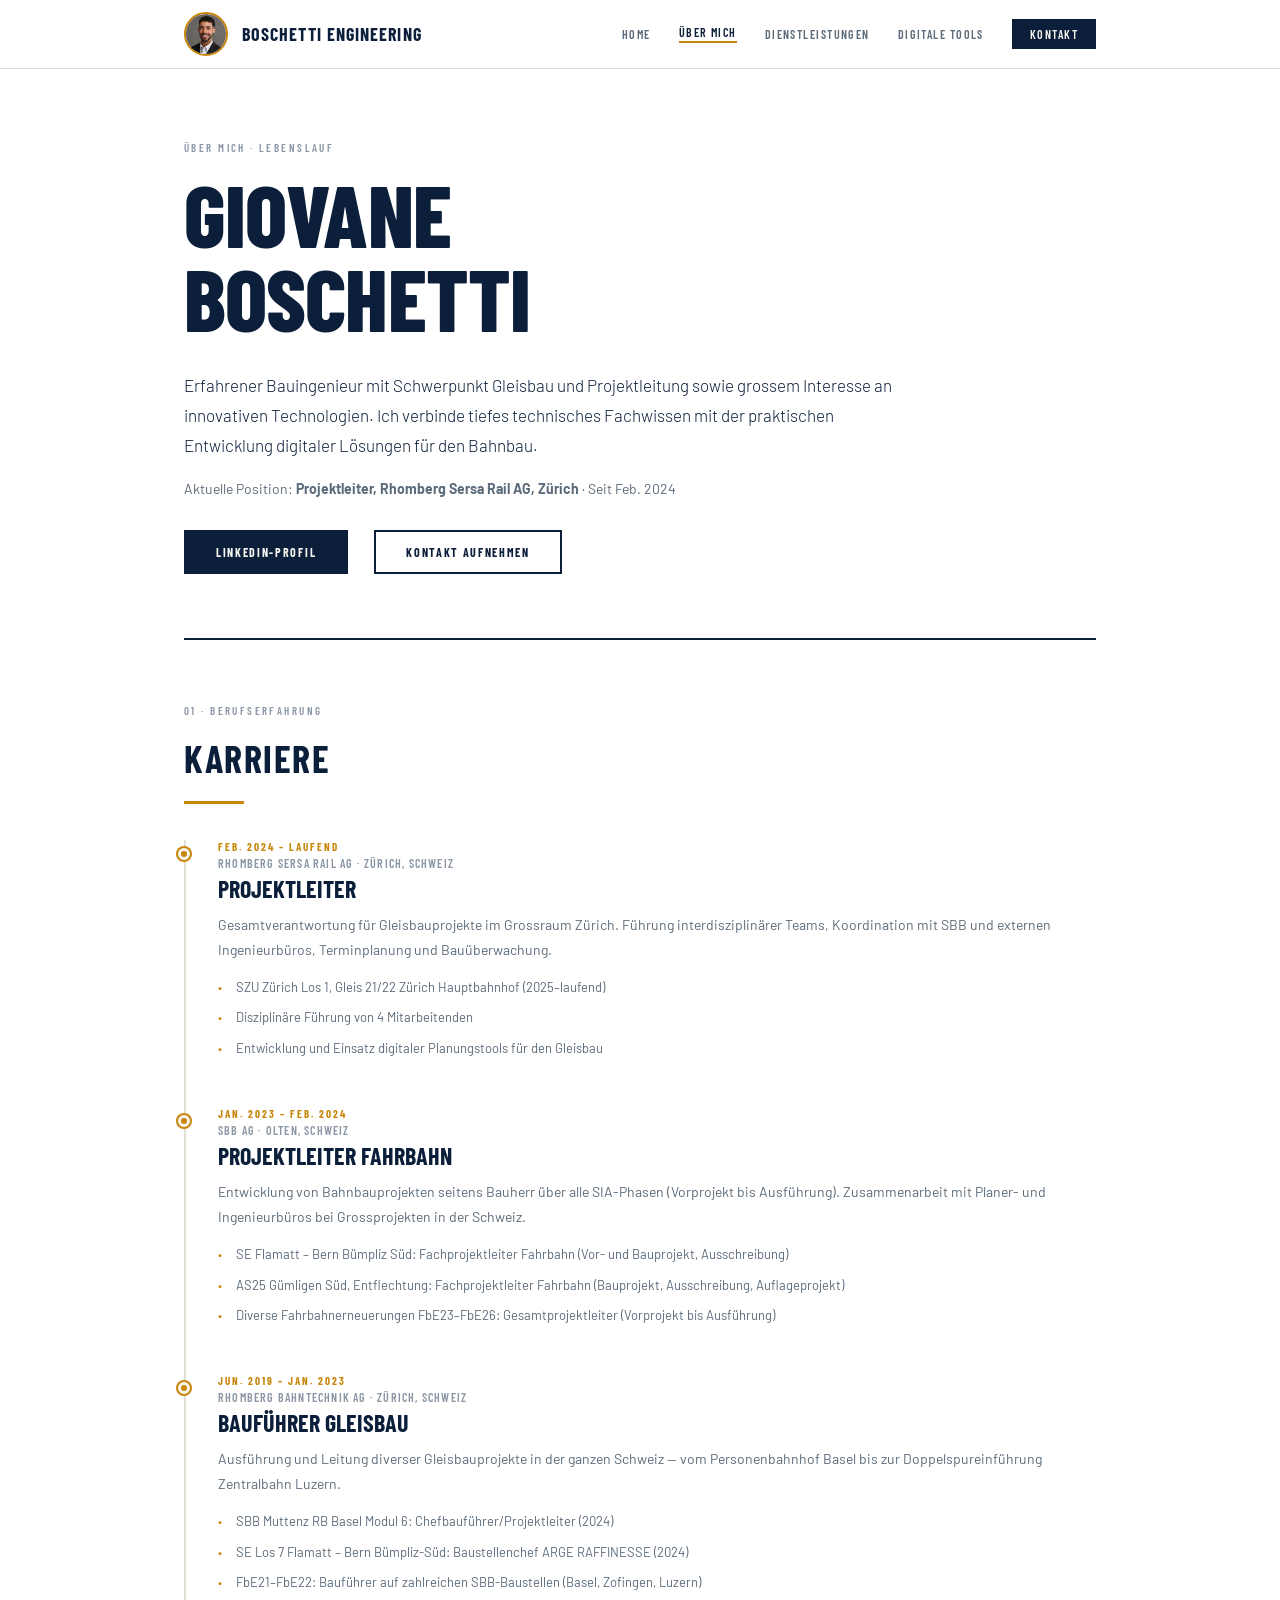
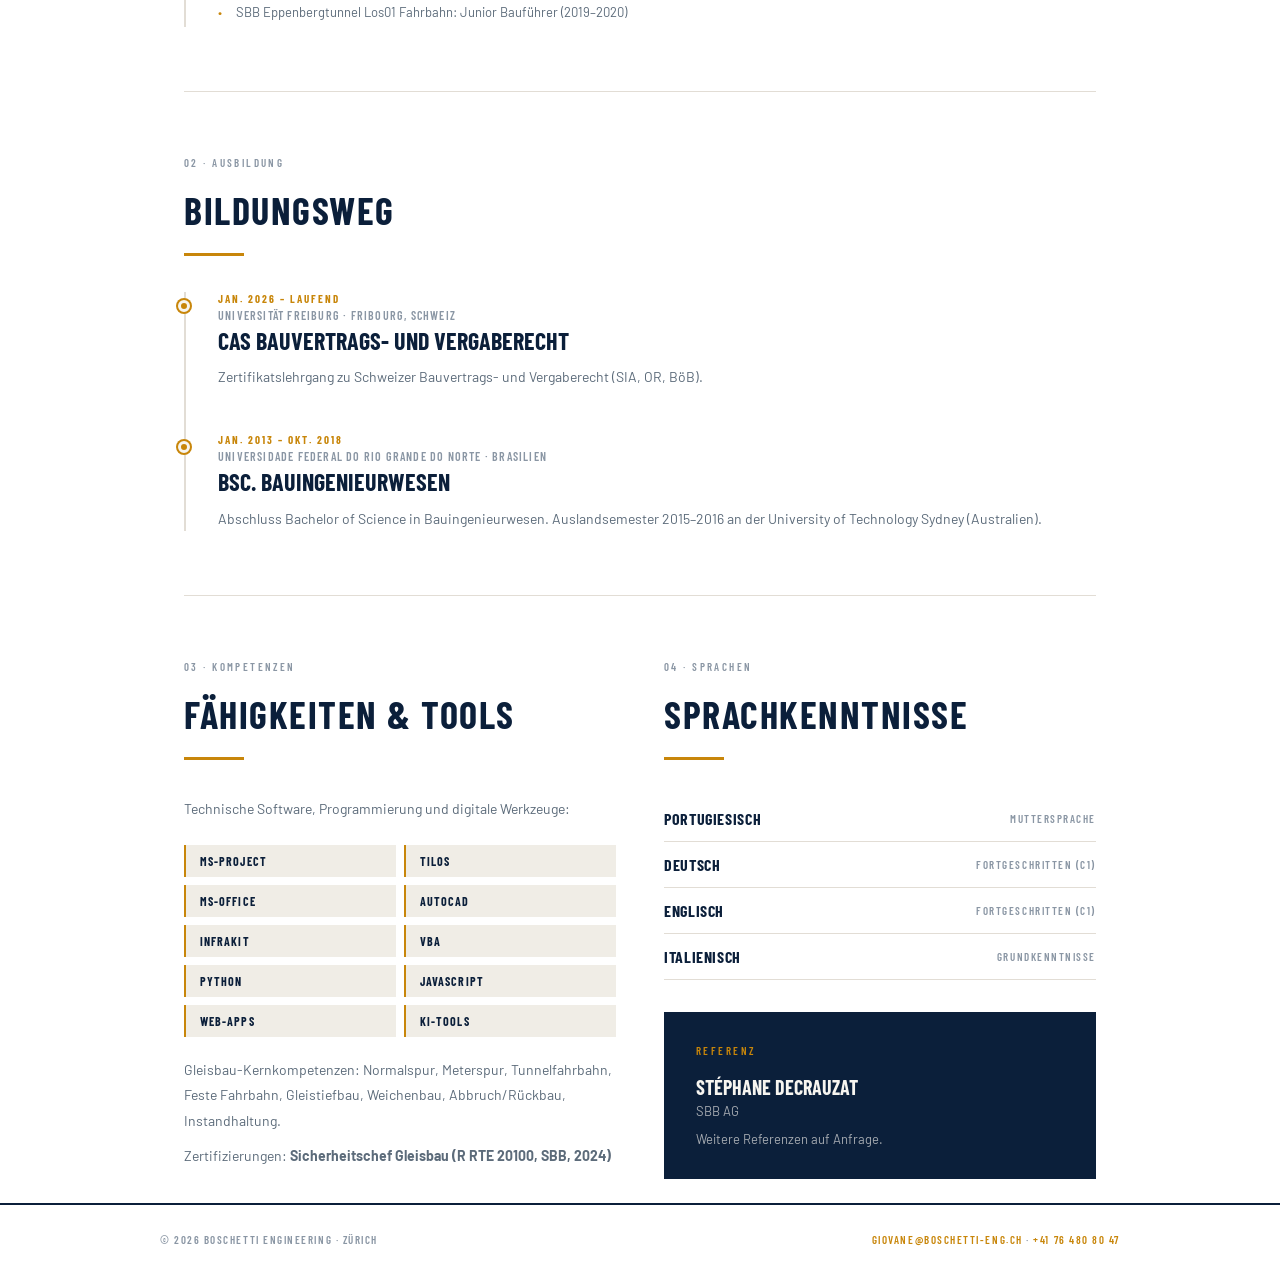
<file: ueber-mich/index.html>
<!DOCTYPE html>
<html lang="de">
<head>
  <meta charset="UTF-8">
  <meta name="viewport" content="width=device-width, initial-scale=1.0">
  <title>Über mich · Boschetti Engineering</title>
  <meta name="description" content="Lebenslauf und Berufserfahrung von Giovane Boschetti — Bauingenieur und Projektleiter im Schweizer Gleisbau.">
  <link rel="preconnect" href="https://fonts.googleapis.com">
  <link rel="preconnect" href="https://fonts.gstatic.com" crossorigin>
  <link rel="stylesheet" href="/assets/css/style.css">
</head>
<body>

<header class="site-header">
  <div class="site-header-inner">
    <a href="/" class="site-branding">
      <img src="/assets/img/profil.jpg" alt="Giovane Boschetti">
      <span class="site-title">Boschetti Engineering</span>
    </a>
    <nav class="site-nav">
      <a href="/">Home</a>
      <a href="/ueber-mich/" class="active">Über mich</a>
      <a href="/dienstleistungen/">Dienstleistungen</a>
      <a href="/digitale-tools/">Digitale Tools</a>
      <a href="/kontakt/" class="nav-cta">Kontakt</a>
    </nav>
  </div>
</header>

<main>
<div class="be-wrap">

  <div class="be-hero">
    <span class="be-label">Über mich · Lebenslauf</span>
    <h1 class="be-h1">Giovane<br>Boschetti</h1>
    <p class="be-lead">Erfahrener Bauingenieur mit Schwerpunkt Gleisbau und Projektleitung sowie grossem Interesse an innovativen Technologien. Ich verbinde tiefes technisches Fachwissen mit der praktischen Entwicklung digitaler Lösungen für den Bahnbau.</p>
    <p style="margin-top:16px;font-size:14px;line-height:1.8;color:#5C6B7A;max-width:680px">Aktuelle Position: <strong>Projektleiter, Rhomberg Sersa Rail AG, Zürich</strong> · Seit Feb. 2024</p>
    <div style="margin-top:28px;display:flex;gap:16px;flex-wrap:wrap">
      <a href="https://www.linkedin.com/in/giovaneboschetti/" target="_blank" rel="noopener" class="be-cta" style="margin-top:0">LinkedIn-Profil</a>
      <a href="/kontakt/" class="be-cta be-cta-ghost" style="margin-top:0">Kontakt aufnehmen</a>
    </div>
  </div>

  <div class="be-section">
    <span class="be-label">01 · Berufserfahrung</span>
    <h2 class="be-h2">Karriere</h2>
    <div class="be-divider"></div>
    <div class="be-timeline">

      <div class="be-tl-item">
        <p class="be-tl-date">Feb. 2024 – Laufend</p>
        <p class="be-tl-org">Rhomberg Sersa Rail AG · Zürich, Schweiz</p>
        <p class="be-tl-role">Projektleiter</p>
        <p class="be-tl-desc">Gesamtverantwortung für Gleisbauprojekte im Grossraum Zürich. Führung interdisziplinärer Teams, Koordination mit SBB und externen Ingenieurbüros, Terminplanung und Bauüberwachung.</p>
        <ul class="be-tl-list">
          <li>SZU Zürich Los 1, Gleis 21/22 Zürich Hauptbahnhof (2025–laufend)</li>
          <li>Disziplinäre Führung von 4 Mitarbeitenden</li>
          <li>Entwicklung und Einsatz digitaler Planungstools für den Gleisbau</li>
        </ul>
      </div>

      <div class="be-tl-item">
        <p class="be-tl-date">Jan. 2023 – Feb. 2024</p>
        <p class="be-tl-org">SBB AG · Olten, Schweiz</p>
        <p class="be-tl-role">Projektleiter Fahrbahn</p>
        <p class="be-tl-desc">Entwicklung von Bahnbauprojekten seitens Bauherr über alle SIA-Phasen (Vorprojekt bis Ausführung). Zusammenarbeit mit Planer- und Ingenieurbüros bei Grossprojekten in der Schweiz.</p>
        <ul class="be-tl-list">
          <li>SE Flamatt – Bern Bümpliz Süd: Fachprojektleiter Fahrbahn (Vor- und Bauprojekt, Ausschreibung)</li>
          <li>AS25 Gümligen Süd, Entflechtung: Fachprojektleiter Fahrbahn (Bauprojekt, Ausschreibung, Auflageprojekt)</li>
          <li>Diverse Fahrbahnerneuerungen FbE23–FbE26: Gesamtprojektleiter (Vorprojekt bis Ausführung)</li>
        </ul>
      </div>

      <div class="be-tl-item">
        <p class="be-tl-date">Jun. 2019 – Jan. 2023</p>
        <p class="be-tl-org">Rhomberg Bahntechnik AG · Zürich, Schweiz</p>
        <p class="be-tl-role">Bauführer Gleisbau</p>
        <p class="be-tl-desc">Ausführung und Leitung diverser Gleisbauprojekte in der ganzen Schweiz — vom Personenbahnhof Basel bis zur Doppelspureinführung Zentralbahn Luzern.</p>
        <ul class="be-tl-list">
          <li>SBB Muttenz RB Basel Modul 6: Chefbauführer/Projektleiter (2024)</li>
          <li>SE Los 7 Flamatt – Bern Bümpliz-Süd: Baustellenchef ARGE RAFFINESSE (2024)</li>
          <li>FbE21–FbE22: Bauführer auf zahlreichen SBB-Baustellen (Basel, Zofingen, Luzern)</li>
          <li>SBB Eppenbergtunnel Los01 Fahrbahn: Junior Bauführer (2019–2020)</li>
        </ul>
      </div>

    </div>
  </div>

  <div class="be-section">
    <span class="be-label">02 · Ausbildung</span>
    <h2 class="be-h2">Bildungsweg</h2>
    <div class="be-divider"></div>
    <div class="be-timeline">

      <div class="be-tl-item">
        <p class="be-tl-date">Jan. 2026 – Laufend</p>
        <p class="be-tl-org">Universität Freiburg · Fribourg, Schweiz</p>
        <p class="be-tl-role">CAS Bauvertrags- und Vergaberecht</p>
        <p class="be-tl-desc">Zertifikatslehrgang zu Schweizer Bauvertrags- und Vergaberecht (SIA, OR, BöB).</p>
      </div>

      <div class="be-tl-item">
        <p class="be-tl-date">Jan. 2013 – Okt. 2018</p>
        <p class="be-tl-org">Universidade Federal do Rio Grande do Norte · Brasilien</p>
        <p class="be-tl-role">BSc. Bauingenieurwesen</p>
        <p class="be-tl-desc">Abschluss Bachelor of Science in Bauingenieurwesen. Auslandsemester 2015–2016 an der University of Technology Sydney (Australien).</p>
      </div>

    </div>
  </div>

  <div class="be-section">
    <div class="be-two-col">
      <div>
        <span class="be-label">03 · Kompetenzen</span>
        <h2 class="be-h2">Fähigkeiten &amp; Tools</h2>
        <div class="be-divider"></div>
        <p class="be-body" style="margin-bottom:0">Technische Software, Programmierung und digitale Werkzeuge:</p>
        <div class="be-skill-grid">
          <div class="be-skill">MS-Project</div>
          <div class="be-skill">Tilos</div>
          <div class="be-skill">MS-Office</div>
          <div class="be-skill">AutoCAD</div>
          <div class="be-skill">Infrakit</div>
          <div class="be-skill">VBA</div>
          <div class="be-skill">Python</div>
          <div class="be-skill">JavaScript</div>
          <div class="be-skill">Web-Apps</div>
          <div class="be-skill">KI-Tools</div>
        </div>
        <p class="be-body" style="margin-top:20px">Gleisbau-Kernkompetenzen: Normalspur, Meterspur, Tunnelfahrbahn, Feste Fahrbahn, Gleistiefbau, Weichenbau, Abbruch/Rückbau, Instandhaltung.</p>
        <p class="be-body" style="margin-top:10px">Zertifizierungen: <strong>Sicherheitschef Gleisbau (R RTE 20100, SBB, 2024)</strong></p>
      </div>
      <div>
        <span class="be-label">04 · Sprachen</span>
        <h2 class="be-h2">Sprachkenntnisse</h2>
        <div class="be-divider"></div>
        <div class="be-lang-row">
          <p class="be-lang-name">Portugiesisch</p>
          <p class="be-lang-level">Muttersprache</p>
        </div>
        <div class="be-lang-row">
          <p class="be-lang-name">Deutsch</p>
          <p class="be-lang-level">Fortgeschritten (C1)</p>
        </div>
        <div class="be-lang-row">
          <p class="be-lang-name">Englisch</p>
          <p class="be-lang-level">Fortgeschritten (C1)</p>
        </div>
        <div class="be-lang-row">
          <p class="be-lang-name">Italienisch</p>
          <p class="be-lang-level">Grundkenntnisse</p>
        </div>
        <div style="background:#0B1F3A;padding:32px;margin-top:32px">
          <span class="be-label" style="color:#C8860A">Referenz</span>
          <p style="font-family:'Barlow Condensed',sans-serif;font-size:20px;font-weight:700;text-transform:uppercase;color:#F7F5F0;margin:0 0 4px">Stéphane Decrauzat</p>
          <p style="font-size:13px;color:rgba(247,245,240,.65);margin:0">SBB AG</p>
          <p style="font-size:13px;color:rgba(247,245,240,.65);margin-top:12px">Weitere Referenzen auf Anfrage.</p>
        </div>
      </div>
    </div>
  </div>

</div>
</main>

<footer class="site-footer">
  <div class="site-footer-inner">
    <p>© 2026 Boschetti Engineering · Zürich</p>
    <p><a href="mailto:giovane@boschetti-eng.ch">giovane@boschetti-eng.ch</a> · <a href="tel:+41764808047">+41 76 480 80 47</a></p>
  </div>
</footer>

</body>
</html>
</file>
<file: assets/css/style.css>
@import url('https://fonts.googleapis.com/css2?family=Barlow+Condensed:ital,wght@0,300;0,400;0,600;0,700;0,800;1,400&family=Barlow:wght@300;400;500;600&display=swap');

/* === RESET === */
*,*::before,*::after{box-sizing:border-box}
body{margin:0;font-family:'Barlow',sans-serif;color:#0B1F3A;background:#fff}
a{color:inherit}
img{max-width:100%;height:auto;display:block}
p{margin:0}

/* === HEADER === */
.site-header{border-bottom:1px solid #E2DDD5;position:sticky;top:0;background:#fff;z-index:100}
.site-header-inner{max-width:960px;margin:0 auto;padding:0 24px;display:flex;align-items:center;justify-content:space-between;height:68px}
.site-branding{display:flex;align-items:center;gap:14px;text-decoration:none;flex-shrink:0}
.site-branding img{width:44px;height:44px;border-radius:50%;object-fit:cover;object-position:center 20%;border:2px solid #C8860A;flex-shrink:0}
.site-title{font-family:'Barlow Condensed',sans-serif;font-size:18px;font-weight:700;letter-spacing:.06em;text-transform:uppercase;color:#0B1F3A}
.site-nav{display:flex;gap:28px;align-items:center}
.site-nav a{font-family:'Barlow Condensed',sans-serif;font-size:12px;font-weight:600;letter-spacing:.12em;text-transform:uppercase;color:#5C6B7A;text-decoration:none;transition:color .15s}
.site-nav a:hover{color:#0B1F3A}
.site-nav a.active{color:#0B1F3A;border-bottom:2px solid #C8860A;padding-bottom:2px}
.nav-cta{background:#0B1F3A;color:#F7F5F0 !important;padding:8px 18px}
.nav-cta:hover{background:#C8860A !important;color:#fff !important;border-bottom:none !important}

/* === FOOTER === */
.site-footer{border-top:2px solid #0B1F3A;padding:28px 24px;margin-top:0}
.site-footer-inner{max-width:960px;margin:0 auto;display:flex;align-items:center;justify-content:space-between;flex-wrap:wrap;gap:12px}
.site-footer p{font-family:'Barlow Condensed',sans-serif;font-size:11px;font-weight:600;letter-spacing:.14em;text-transform:uppercase;color:#8A96A4;margin:0}
.site-footer a{color:#C8860A;text-decoration:none}
.site-footer a:hover{text-decoration:underline}

/* === PAGE WRAPPER === */
.be-wrap{max-width:960px;margin:0 auto;padding:0 24px}

/* === TYPOGRAPHY === */
.be-label{font-family:'Barlow Condensed',sans-serif;font-size:11px;font-weight:600;letter-spacing:.22em;text-transform:uppercase;color:#8A96A4;margin:0 0 18px;display:block}
.be-h1{font-family:'Barlow Condensed',sans-serif;font-size:clamp(52px,10vw,88px);font-weight:800;line-height:.95;color:#0B1F3A;margin:0 0 32px;text-transform:uppercase;letter-spacing:-.01em}
.be-h2{font-family:'Barlow Condensed',sans-serif;font-size:clamp(26px,4vw,38px);font-weight:700;text-transform:uppercase;letter-spacing:.04em;color:#0B1F3A;margin:0 0 4px}
.be-h3{font-family:'Barlow Condensed',sans-serif;font-size:19px;font-weight:700;text-transform:uppercase;letter-spacing:.05em;color:#0B1F3A;margin:0 0 12px}
.be-divider{width:60px;height:3px;background:#C8860A;margin:20px 0 36px}
.be-lead{font-size:17px;line-height:1.75;color:#0B1F3A;max-width:720px;font-weight:300;margin:0}
.be-body{font-size:14px;line-height:1.8;color:#5C6B7A;margin:0}

/* === SECTIONS === */
.be-hero{padding:72px 0 64px;border-bottom:2px solid #0B1F3A}
.be-section{padding:64px 0;border-bottom:1px solid #E2DDD5}
.be-section:last-child{border-bottom:0;padding-bottom:24px}

/* === LAYOUTS === */
.be-two-col{display:grid;grid-template-columns:1fr 1fr;gap:48px;align-items:start}
.be-grid-3{display:grid;grid-template-columns:repeat(auto-fit,minmax(240px,1fr));gap:20px;margin-top:36px}
.be-grid-2{display:grid;grid-template-columns:repeat(auto-fit,minmax(280px,1fr));gap:20px;margin-top:36px}

/* === CARDS === */
.be-card{background:#fff;border:1px solid #E2DDD5;border-left:3px solid #C8860A;padding:28px 26px}
.be-card-dark{background:#0B1F3A;border-top:3px solid #C8860A;padding:36px 32px;color:#F7F5F0}
.be-card-link{font-family:'Barlow Condensed',sans-serif;font-size:11px;font-weight:700;letter-spacing:.14em;text-transform:uppercase;color:#C8860A;text-decoration:none;display:inline-block;margin-top:18px}
.be-card-link:hover{text-decoration:underline}

/* === BUTTONS === */
.be-cta{display:inline-block;padding:13px 30px;background:#0B1F3A;color:#F7F5F0;font-family:'Barlow Condensed',sans-serif;font-size:12px;font-weight:700;letter-spacing:.14em;text-transform:uppercase;text-decoration:none;margin-top:28px;border:2px solid #0B1F3A;transition:all .2s;cursor:pointer}
.be-cta:hover{background:transparent;color:#0B1F3A}
.be-cta-amber{background:#C8860A;border-color:#C8860A;color:#fff;margin-top:20px}
.be-cta-amber:hover{background:transparent;color:#C8860A}
.be-cta-ghost{background:transparent;color:#0B1F3A;border:2px solid #0B1F3A;margin-left:10px}
.be-cta-ghost:hover{background:#0B1F3A;color:#F7F5F0}

/* === HOME: STATS === */
.be-stats{display:grid;grid-template-columns:repeat(4,1fr)}
.be-stat{text-align:center;padding:28px 16px;border-right:1px solid #E2DDD5}
.be-stat:last-child{border-right:0}
.be-stat-num{font-family:'Barlow Condensed',sans-serif;font-size:52px;font-weight:800;color:#0B1F3A;line-height:1;margin:0 0 6px}
.be-stat-label{font-family:'Barlow Condensed',sans-serif;font-size:11px;font-weight:600;letter-spacing:.18em;text-transform:uppercase;color:#8A96A4;margin:0}

/* === TIMELINE === */
.be-timeline{margin-top:36px;padding-left:28px;border-left:2px solid #E2DDD5}
.be-tl-item{position:relative;margin-bottom:44px;padding-left:4px}
.be-tl-item:last-child{margin-bottom:0}
.be-tl-item::before{content:'';position:absolute;left:-36px;top:8px;width:12px;height:12px;border-radius:50%;background:#C8860A;border:3px solid #F7F5F0;box-shadow:0 0 0 2px #C8860A}
.be-tl-date{font-family:'Barlow Condensed',sans-serif;font-size:11px;font-weight:700;letter-spacing:.18em;text-transform:uppercase;color:#C8860A;margin:0 0 3px}
.be-tl-org{font-family:'Barlow Condensed',sans-serif;font-size:12px;font-weight:600;letter-spacing:.1em;text-transform:uppercase;color:#8A96A4;margin:0 0 6px}
.be-tl-role{font-family:'Barlow Condensed',sans-serif;font-size:24px;font-weight:700;text-transform:uppercase;color:#0B1F3A;margin:0 0 10px;line-height:1.1}
.be-tl-desc{font-size:14px;line-height:1.8;color:#5C6B7A;margin:0}
.be-tl-list{list-style:none;padding:0;margin:10px 0 0}
.be-tl-list li{font-size:13px;line-height:1.7;color:#5C6B7A;padding:4px 0 4px 18px;position:relative}
.be-tl-list li::before{content:'·';position:absolute;left:0;color:#C8860A;font-weight:900;font-size:16px;line-height:1.4}

/* === SKILLS === */
.be-skill-grid{display:grid;grid-template-columns:repeat(auto-fill,minmax(150px,1fr));gap:8px;margin-top:24px}
.be-skill{font-family:'Barlow Condensed',sans-serif;font-size:12px;font-weight:700;letter-spacing:.09em;text-transform:uppercase;background:#F0EDE6;border-left:2px solid #C8860A;padding:9px 14px;color:#0B1F3A}

/* === LANGUAGES === */
.be-lang-row{display:flex;align-items:center;justify-content:space-between;padding:13px 0;border-bottom:1px solid #E2DDD5}
.be-lang-row:last-child{border-bottom:0}
.be-lang-name{font-family:'Barlow Condensed',sans-serif;font-size:16px;font-weight:700;text-transform:uppercase;letter-spacing:.04em;color:#0B1F3A;margin:0}
.be-lang-level{font-family:'Barlow Condensed',sans-serif;font-size:11px;font-weight:600;letter-spacing:.14em;text-transform:uppercase;color:#8A96A4;margin:0}

/* === DIENSTLEISTUNGEN === */
.be-service-grid{display:grid;grid-template-columns:repeat(auto-fill,minmax(270px,1fr));gap:16px;margin-top:0}
.be-svc{background:#fff;border:1px solid #E2DDD5;border-left:3px solid #C8860A;padding:24px 22px}
.be-svc-title{font-family:'Barlow Condensed',sans-serif;font-size:17px;font-weight:700;text-transform:uppercase;letter-spacing:.04em;color:#0B1F3A;margin:0 0 10px}
.be-svc-desc{font-size:13px;line-height:1.75;color:#5C6B7A;margin:0}
.be-banner{background:#0B1F3A;padding:48px 40px;display:flex;align-items:center;justify-content:space-between;flex-wrap:wrap;gap:24px}

/* === DIGITALE TOOLS === */
.be-tool{display:grid;grid-template-columns:1fr 1fr;gap:48px;align-items:start;padding:52px 0;border-bottom:1px solid #E2DDD5}
.be-tool:last-child{border-bottom:0}
.be-tool:nth-child(even){direction:rtl}
.be-tool:nth-child(even)>*{direction:ltr}
.be-tool-num{font-family:'Barlow Condensed',sans-serif;font-size:96px;font-weight:800;color:#E2DDD5;line-height:1;margin:0 0 -20px;letter-spacing:-.02em}
.be-tool-title{font-family:'Barlow Condensed',sans-serif;font-size:34px;font-weight:800;text-transform:uppercase;color:#0B1F3A;margin:0 0 8px;line-height:1.1}
.be-tool-url{font-family:'Barlow Condensed',sans-serif;font-size:11px;font-weight:600;letter-spacing:.15em;text-transform:uppercase;color:#C8860A;text-decoration:none;display:inline-block;margin:0 0 20px;border-bottom:1px solid #C8860A;padding-bottom:2px}
.be-tool-url:hover{color:#A06A08}
.be-tool-body{font-size:14px;line-height:1.8;color:#5C6B7A;margin:0 0 20px}
.be-feature-list{list-style:none;padding:0;margin:0}
.be-feature-list li{font-size:13px;line-height:1.7;color:#5C6B7A;padding:7px 0 7px 22px;border-bottom:1px solid #F0EDE6;position:relative}
.be-feature-list li:last-child{border-bottom:0}
.be-feature-list li::before{content:'—';position:absolute;left:0;color:#C8860A;font-weight:700}
.be-tool-visual{background:#F0EDE6;border-top:3px solid #C8860A;padding:36px;display:flex;flex-direction:column;justify-content:space-between;min-height:280px}
.be-tool-visual-dark{background:#0B1F3A;border-top:3px solid #C8860A;padding:36px;min-height:280px;display:flex;flex-direction:column;justify-content:space-between}
.be-tag{font-family:'Barlow Condensed',sans-serif;font-size:10px;font-weight:700;letter-spacing:.16em;text-transform:uppercase;background:#C8860A;color:#fff;padding:4px 10px;display:inline-block;margin:4px 4px 4px 0}
.be-tag-outline{background:transparent;border:1px solid rgba(247,245,240,.4);color:rgba(247,245,240,.8)}
.be-soon{font-family:'Barlow Condensed',sans-serif;font-size:10px;font-weight:700;letter-spacing:.16em;text-transform:uppercase;background:#E2DDD5;color:#8A96A4;padding:4px 10px;display:inline-block;margin-left:10px;vertical-align:middle}

/* === KONTAKT === */
.be-contact-block{background:#0B1F3A;padding:40px 36px;color:#F7F5F0}
.be-contact-row{display:flex;gap:16px;align-items:flex-start;padding:16px 0;border-bottom:1px solid rgba(255,255,255,.1)}
.be-contact-row:last-child{border-bottom:0}
.be-contact-tag{font-family:'Barlow Condensed',sans-serif;font-size:10px;font-weight:700;letter-spacing:.16em;text-transform:uppercase;background:#C8860A;padding:5px 10px;color:#fff;flex-shrink:0;margin-top:2px}
.be-contact-val{font-size:15px;color:rgba(247,245,240,.9);line-height:1.6;word-break:break-all;margin:0}
.be-contact-val a{color:#F5C040;text-decoration:none}
.be-contact-val a:hover{text-decoration:underline}
.be-field{margin-bottom:20px}
.be-field label{font-family:'Barlow Condensed',sans-serif;font-size:10px;font-weight:700;letter-spacing:.2em;text-transform:uppercase;color:#8A96A4;display:block;margin-bottom:8px}
.be-field input,.be-field textarea,.be-field select{width:100%;border:1px solid #E2DDD5;border-radius:0;padding:12px 14px;font-family:'Barlow',sans-serif;font-size:14px;color:#0B1F3A;background:#fff;outline:none;appearance:none;-webkit-appearance:none;transition:border-color .15s}
.be-field input:focus,.be-field textarea:focus,.be-field select:focus{border-color:#C8860A}
.be-field textarea{min-height:160px;resize:vertical}
.be-submit{display:block;width:100%;padding:14px 36px;background:#C8860A;color:#fff;font-family:'Barlow Condensed',sans-serif;font-size:12px;font-weight:700;letter-spacing:.16em;text-transform:uppercase;border:2px solid #C8860A;cursor:pointer;text-align:center;margin-top:8px;transition:all .2s}
.be-submit:hover{background:#0B1F3A;border-color:#0B1F3A}
.be-submit:disabled{opacity:.6;cursor:not-allowed}
#form-success{display:none;background:#E8F5E9;border-left:3px solid #4CAF50;padding:20px 24px;margin-bottom:24px}
#form-success p:first-child{font-family:'Barlow Condensed',sans-serif;font-size:15px;font-weight:700;text-transform:uppercase;letter-spacing:.06em;color:#2E7D32;margin:0 0 6px}
#form-error{display:none;background:#FFF3E0;border-left:3px solid #FF9800;padding:16px 20px;margin-bottom:16px;font-family:'Barlow Condensed',sans-serif;font-size:13px;font-weight:600;letter-spacing:.06em;text-transform:uppercase;color:#E65100}

/* === RESPONSIVE === */
@media(max-width:900px){
  .be-tool{grid-template-columns:1fr !important;gap:24px}
  .be-tool:nth-child(even){direction:ltr}
}
@media(max-width:680px){
  .site-nav{gap:16px}
  .site-nav a:not(.nav-cta){display:none}
  .be-h1{font-size:52px}
  .be-two-col,.be-stats,.be-service-grid{grid-template-columns:1fr !important}
  .be-cta-ghost{margin-left:0;margin-top:8px;display:block}
  .be-stat{border-right:0;border-bottom:1px solid #E2DDD5}
  .be-stat:last-child{border-bottom:0}
  .be-banner{flex-direction:column;padding:36px 24px}
  .be-contact-block{padding:28px 20px}
  .site-title{font-size:15px}
}
</file>
